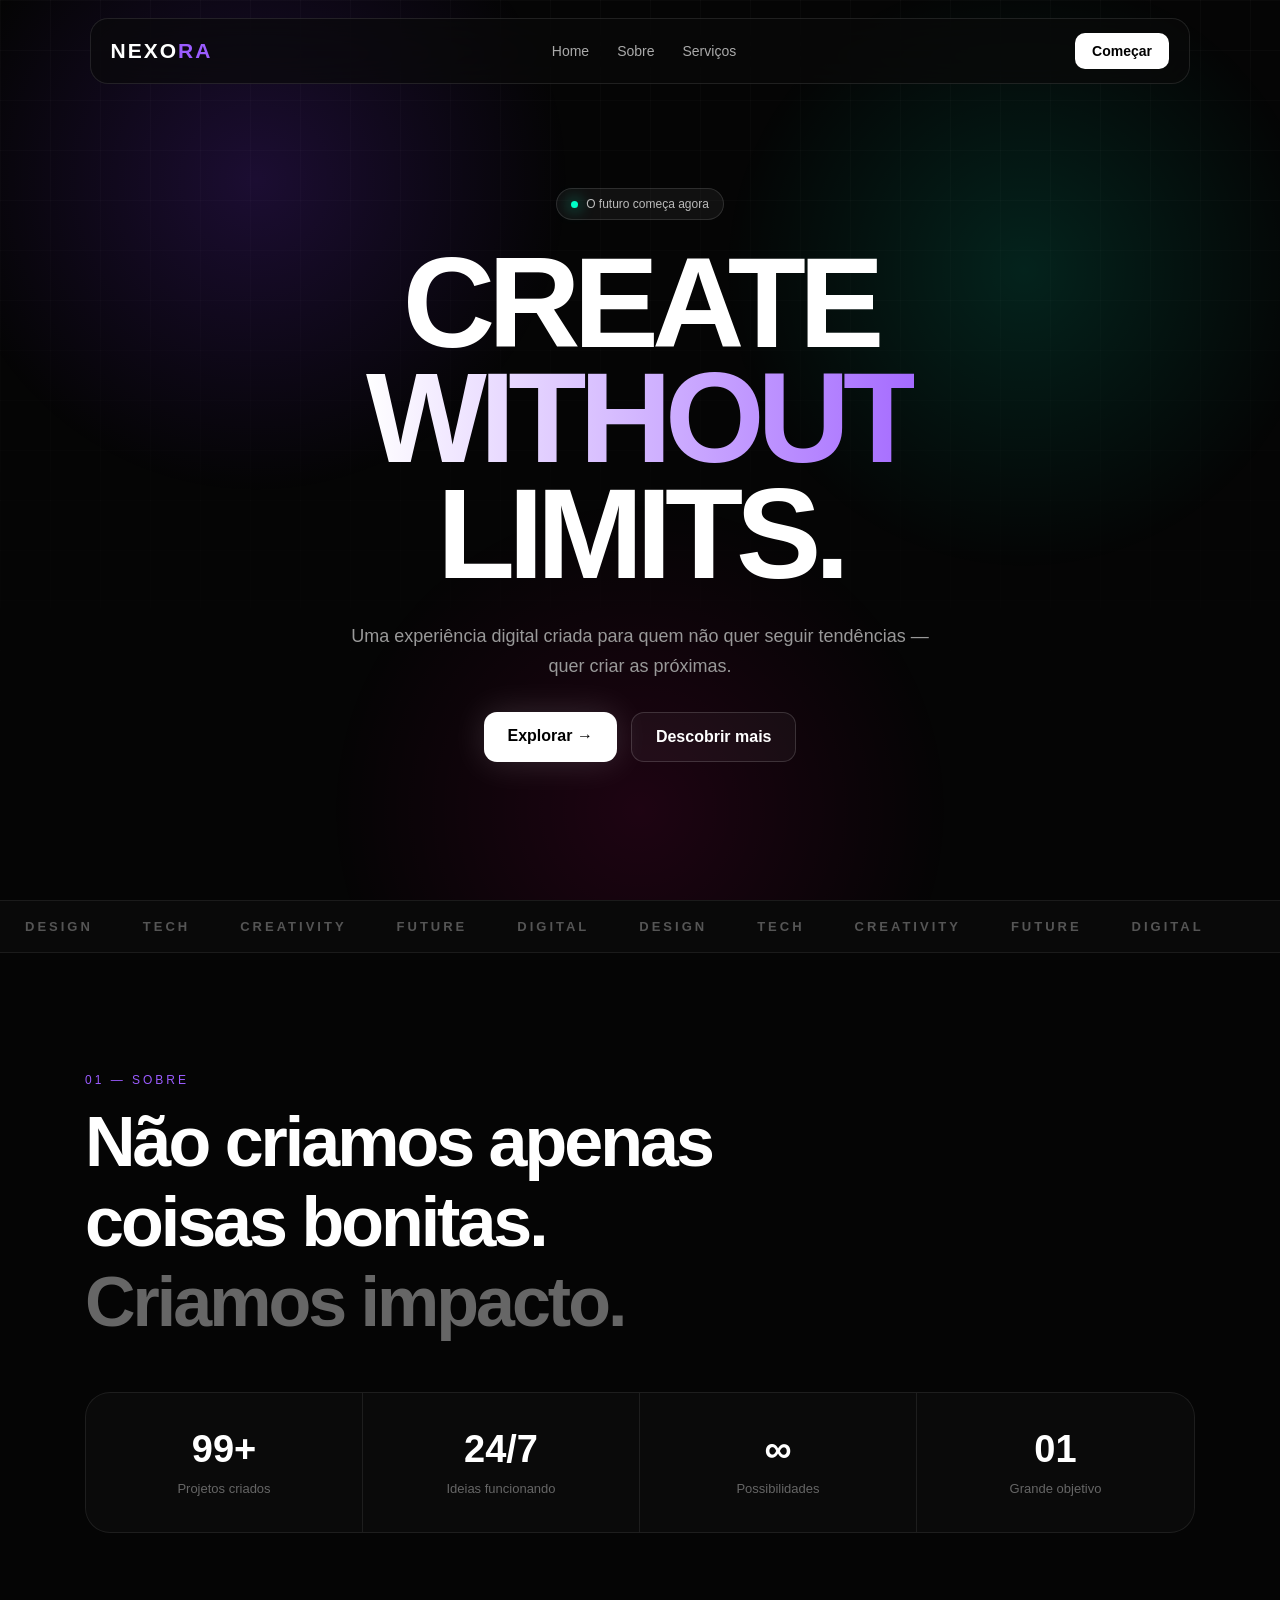
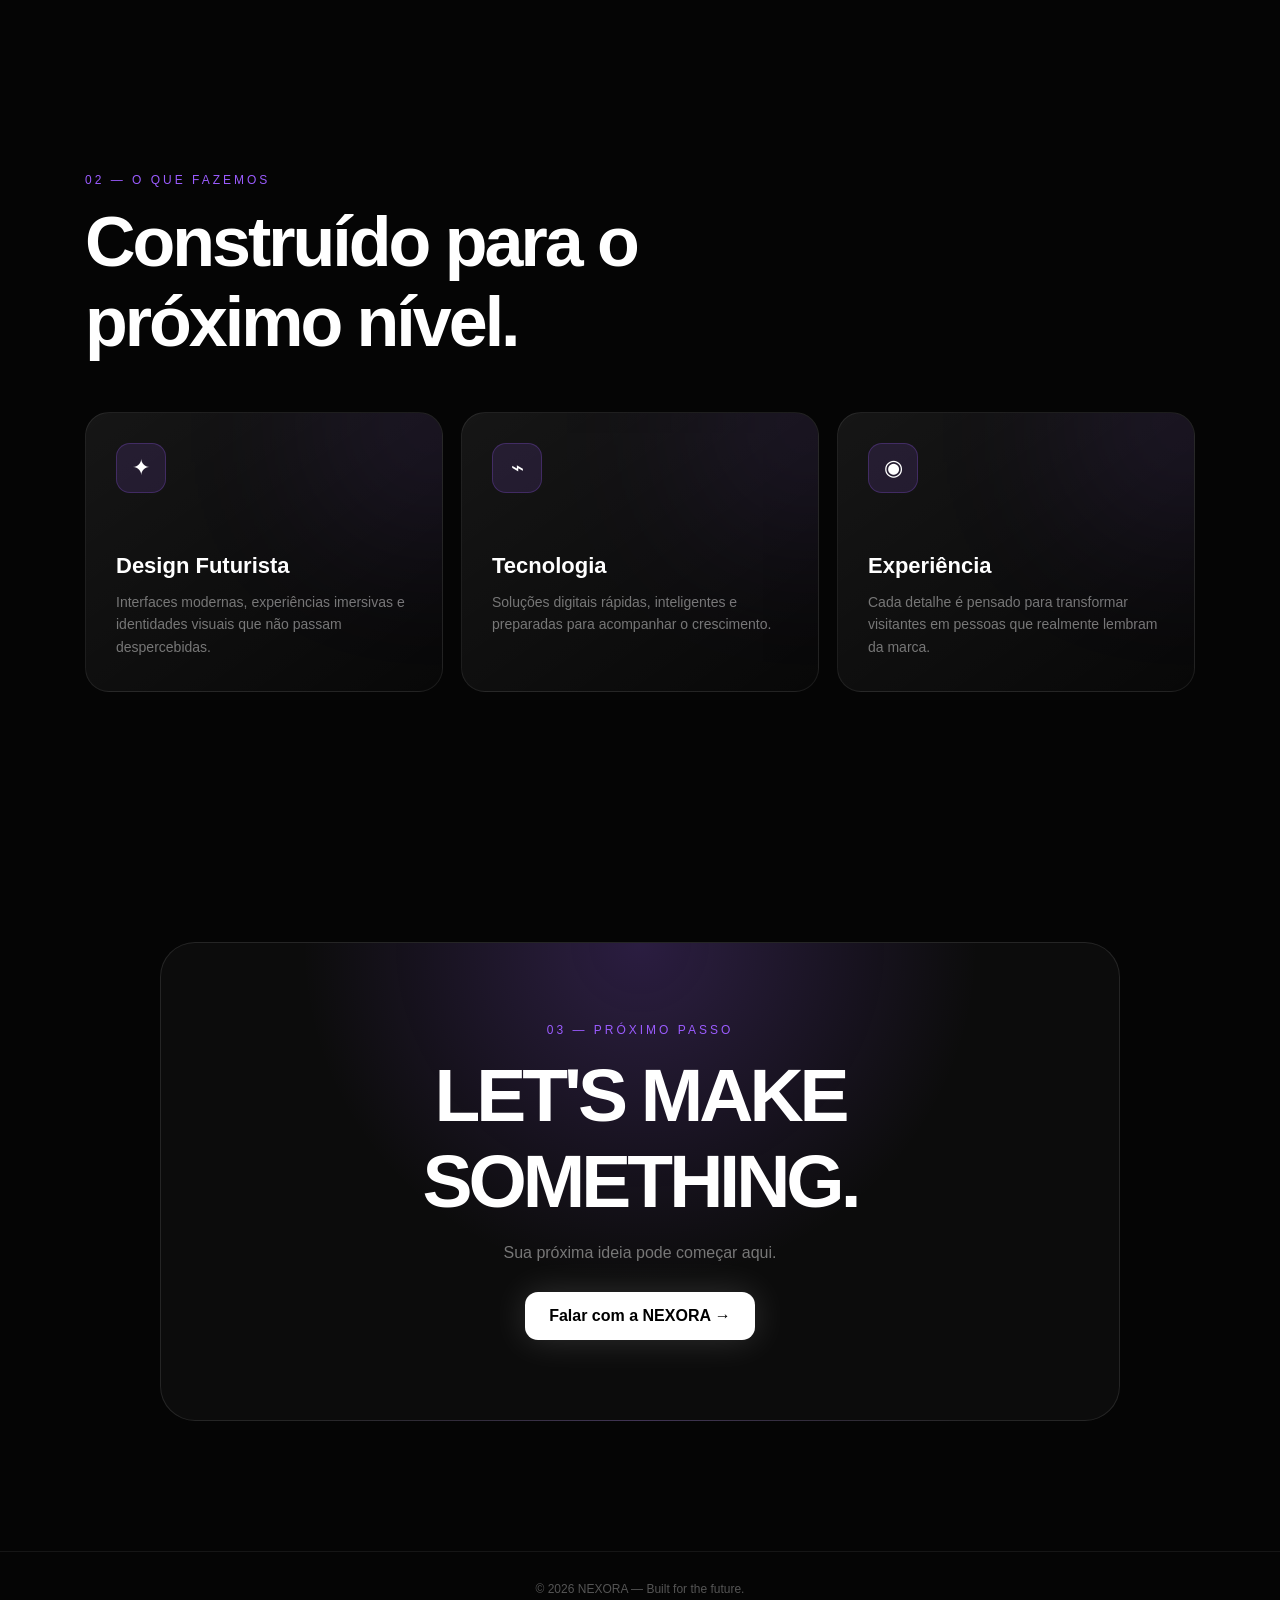
<file: index.html>
<!DOCTYPE html>
<html lang="pt-BR">
<head>
  <meta charset="UTF-8">
  <meta name="viewport" content="width=device-width, initial-scale=1.0">

  <title>NEXORA — Beyond Digital</title>

  <style>
    * {
      margin: 0;
      padding: 0;
      box-sizing: border-box;
    }

    html {
      scroll-behavior: smooth;
    }

    body {
      font-family: Arial, Helvetica, sans-serif;
      background: #050505;
      color: white;
      overflow-x: hidden;
    }

    /* FUNDO */
    body::before {
      content: "";
      position: fixed;
      inset: 0;
      background:
        radial-gradient(circle at 20% 20%, rgba(130, 50, 255, .18), transparent 25%),
        radial-gradient(circle at 80% 30%, rgba(0, 255, 200, .12), transparent 25%),
        radial-gradient(circle at 50% 90%, rgba(255, 0, 140, .10), transparent 30%);
      pointer-events: none;
      z-index: -2;
    }

    body::after {
      content: "";
      position: fixed;
      inset: 0;
      background-image:
        linear-gradient(rgba(255,255,255,.025) 1px, transparent 1px),
        linear-gradient(90deg, rgba(255,255,255,.025) 1px, transparent 1px);
      background-size: 50px 50px;
      mask-image: linear-gradient(to bottom, black, transparent 90%);
      pointer-events: none;
      z-index: -1;
    }

    /* NAVBAR */
    nav {
      position: fixed;
      top: 0;
      left: 50%;
      transform: translateX(-50%);
      width: min(1100px, 92%);
      margin-top: 18px;
      padding: 14px 20px;

      display: flex;
      align-items: center;
      justify-content: space-between;

      background: rgba(10, 10, 10, .65);
      border: 1px solid rgba(255,255,255,.1);
      border-radius: 18px;
      backdrop-filter: blur(20px);

      z-index: 100;
    }

    .logo {
      font-size: 21px;
      font-weight: 900;
      letter-spacing: 2px;
    }

    .logo span {
      color: #9b5cff;
    }

    nav ul {
      display: flex;
      list-style: none;
      gap: 28px;
    }

    nav a {
      color: #aaa;
      text-decoration: none;
      font-size: 14px;
      transition: .3s;
    }

    nav a:hover {
      color: white;
    }

    .nav-button {
      padding: 10px 17px;
      border-radius: 10px;
      background: white;
      color: black !important;
      font-weight: bold;
    }

    /* HERO */
    .hero {
      min-height: 100vh;
      display: flex;
      align-items: center;
      justify-content: center;
      text-align: center;
      padding: 120px 20px 70px;
      position: relative;
    }

    .hero-content {
      max-width: 950px;
    }

    .badge {
      display: inline-flex;
      align-items: center;
      gap: 8px;

      padding: 8px 14px;
      border: 1px solid rgba(255,255,255,.12);
      background: rgba(255,255,255,.05);
      border-radius: 100px;

      color: #bbb;
      font-size: 12px;
      margin-bottom: 25px;

      animation: float 4s ease-in-out infinite;
    }

    .dot {
      width: 7px;
      height: 7px;
      background: #00ffc8;
      border-radius: 50%;
      box-shadow: 0 0 15px #00ffc8;
    }

    h1 {
      font-size: clamp(55px, 10vw, 130px);
      line-height: .9;
      letter-spacing: -7px;
      font-weight: 900;
    }

    h1 .gradient {
      background: linear-gradient(
        90deg,
        #fff,
        #a56bff,
        #00ffc8,
        #fff
      );
      background-size: 300%;
      -webkit-background-clip: text;
      color: transparent;
      animation: gradient 6s linear infinite;
    }

    .hero p {
      max-width: 600px;
      margin: 30px auto;
      color: #999;
      font-size: 18px;
      line-height: 1.7;
    }

    .buttons {
      display: flex;
      justify-content: center;
      gap: 14px;
      flex-wrap: wrap;
    }

    .btn {
      padding: 15px 24px;
      border-radius: 13px;
      text-decoration: none;
      font-weight: bold;
      transition: .3s;
    }

    .primary {
      color: black;
      background: white;
      box-shadow: 0 0 35px rgba(255,255,255,.15);
    }

    .primary:hover {
      transform: translateY(-4px) scale(1.03);
      box-shadow: 0 0 45px rgba(255,255,255,.3);
    }

    .secondary {
      color: white;
      border: 1px solid rgba(255,255,255,.15);
      background: rgba(255,255,255,.04);
    }

    .secondary:hover {
      background: rgba(255,255,255,.1);
      transform: translateY(-4px);
    }

    /* MARQUEE */
    .marquee {
      overflow: hidden;
      border-top: 1px solid rgba(255,255,255,.07);
      border-bottom: 1px solid rgba(255,255,255,.07);
      padding: 18px 0;
      background: rgba(255,255,255,.02);
    }

    .marquee-track {
      display: flex;
      width: max-content;
      animation: marquee 20s linear infinite;
    }

    .marquee span {
      margin: 0 25px;
      color: #555;
      font-weight: bold;
      letter-spacing: 3px;
      font-size: 13px;
    }

    /* SEÇÕES */
    section {
      padding: 120px 20px;
      max-width: 1150px;
      margin: auto;
    }

    .section-label {
      color: #9b5cff;
      font-size: 12px;
      letter-spacing: 3px;
      text-transform: uppercase;
      margin-bottom: 15px;
    }

    .section-title {
      font-size: clamp(38px, 6vw, 70px);
      letter-spacing: -3px;
      max-width: 700px;
      margin-bottom: 50px;
    }

    /* CARDS */
    .cards {
      display: grid;
      grid-template-columns: repeat(3, 1fr);
      gap: 18px;
    }

    .card {
      min-height: 280px;
      padding: 30px;

      border: 1px solid rgba(255,255,255,.08);
      border-radius: 24px;

      background:
        linear-gradient(145deg, rgba(255,255,255,.07), rgba(255,255,255,.015));

      transition: .4s;
      position: relative;
      overflow: hidden;
    }

    .card::before {
      content: "";
      position: absolute;
      width: 180px;
      height: 180px;
      background: #9b5cff;
      filter: blur(90px);
      opacity: .15;
      top: -80px;
      right: -80px;
    }

    .card:hover {
      transform: translateY(-10px);
      border-color: rgba(155,92,255,.5);
      box-shadow: 0 20px 70px rgba(0,0,0,.4);
    }

    .icon {
      width: 50px;
      height: 50px;
      display: grid;
      place-items: center;
      border-radius: 14px;
      background: rgba(155,92,255,.12);
      border: 1px solid rgba(155,92,255,.25);
      font-size: 22px;
      margin-bottom: 60px;
    }

    .card h3 {
      font-size: 22px;
      margin-bottom: 12px;
    }

    .card p {
      color: #777;
      line-height: 1.6;
      font-size: 14px;
    }

    /* NÚMEROS */
    .stats {
      display: grid;
      grid-template-columns: repeat(4, 1fr);
      border: 1px solid rgba(255,255,255,.08);
      border-radius: 25px;
      overflow: hidden;
      background: rgba(255,255,255,.025);
    }

    .stat {
      padding: 35px 20px;
      text-align: center;
      border-right: 1px solid rgba(255,255,255,.08);
    }

    .stat:last-child {
      border: none;
    }

    .stat strong {
      display: block;
      font-size: 38px;
      margin-bottom: 8px;
    }

    .stat span {
      color: #666;
      font-size: 13px;
    }

    /* CTA */
    .cta {
      text-align: center;
      padding: 130px 20px;
      max-width: 1000px;
    }

    .cta-box {
      position: relative;
      padding: 80px 30px;
      overflow: hidden;

      border: 1px solid rgba(255,255,255,.1);
      border-radius: 35px;

      background:
        radial-gradient(circle at 50% 0%, rgba(155,92,255,.22), transparent 50%),
        rgba(255,255,255,.03);
    }

    .cta h2 {
      font-size: clamp(40px, 7vw, 75px);
      letter-spacing: -4px;
      margin-bottom: 20px;
    }

    .cta p {
      color: #777;
      margin-bottom: 30px;
    }

    /* FOOTER */
    footer {
      border-top: 1px solid rgba(255,255,255,.07);
      padding: 30px 20px;
      text-align: center;
      color: #555;
      font-size: 12px;
    }

    /* ANIMAÇÕES */
    @keyframes gradient {
      0% { background-position: 0%; }
      100% { background-position: 300%; }
    }

    @keyframes marquee {
      to {
        transform: translateX(-50%);
      }
    }

    @keyframes float {
      0%, 100% {
        transform: translateY(0);
      }
      50% {
        transform: translateY(-6px);
      }
    }

    /* MOBILE */
    @media (max-width: 800px) {
      nav ul {
        display: none;
      }

      h1 {
        letter-spacing: -4px;
      }

      .cards {
        grid-template-columns: 1fr;
      }

      .stats {
        grid-template-columns: repeat(2, 1fr);
      }

      .stat:nth-child(2) {
        border-right: none;
      }

      .stat:nth-child(-n+2) {
        border-bottom: 1px solid rgba(255,255,255,.08);
      }
    }
  </style>
</head>

<body>

  <!-- NAVBAR -->
  <nav>
    <div class="logo">NEXO<span>RA</span></div>

    <ul>
      <li><a href="#home">Home</a></li>
      <li><a href="#sobre">Sobre</a></li>
      <li><a href="#servicos">Serviços</a></li>
    </ul>

    <a class="nav-button" href="#contato">Começar</a>
  </nav>

  <!-- HERO -->
  <main id="home">

    <section class="hero">
      <div class="hero-content">

        <div class="badge">
          <span class="dot"></span>
          O futuro começa agora
        </div>

        <h1>
          CREATE<br>
          <span class="gradient">WITHOUT</span><br>
          LIMITS.
        </h1>

        <p>
          Uma experiência digital criada para quem não quer
          seguir tendências — quer criar as próximas.
        </p>

        <div class="buttons">
          <a href="#servicos" class="btn primary">
            Explorar →
          </a>

          <a href="#sobre" class="btn secondary">
            Descobrir mais
          </a>
        </div>

      </div>
    </section>

    <!-- MARQUEE -->
    <div class="marquee">
      <div class="marquee-track">
        <span>DESIGN</span>
        <span>TECH</span>
        <span>CREATIVITY</span>
        <span>FUTURE</span>
        <span>DIGITAL</span>
        <span>DESIGN</span>
        <span>TECH</span>
        <span>CREATIVITY</span>
        <span>FUTURE</span>
        <span>DIGITAL</span>
      </div>
    </div>

    <!-- SOBRE -->
    <section id="sobre">

      <div class="section-label">01 — Sobre</div>

      <h2 class="section-title">
        Não criamos apenas coisas bonitas.
        <span style="color:#666;">Criamos impacto.</span>
      </h2>

      <div class="stats">

        <div class="stat">
          <strong>99+</strong>
          <span>Projetos criados</span>
        </div>

        <div class="stat">
          <strong>24/7</strong>
          <span>Ideias funcionando</span>
        </div>

        <div class="stat">
          <strong>∞</strong>
          <span>Possibilidades</span>
        </div>

        <div class="stat">
          <strong>01</strong>
          <span>Grande objetivo</span>
        </div>

      </div>

    </section>

    <!-- SERVIÇOS -->
    <section id="servicos">

      <div class="section-label">02 — O que fazemos</div>

      <h2 class="section-title">
        Construído para o próximo nível.
      </h2>

      <div class="cards">

        <div class="card">
          <div class="icon">✦</div>

          <h3>Design Futurista</h3>

          <p>
            Interfaces modernas, experiências imersivas
            e identidades visuais que não passam despercebidas.
          </p>
        </div>

        <div class="card">
          <div class="icon">⌁</div>

          <h3>Tecnologia</h3>

          <p>
            Soluções digitais rápidas, inteligentes e
            preparadas para acompanhar o crescimento.
          </p>
        </div>

        <div class="card">
          <div class="icon">◉</div>

          <h3>Experiência</h3>

          <p>
            Cada detalhe é pensado para transformar
            visitantes em pessoas que realmente lembram da marca.
          </p>
        </div>

      </div>

    </section>

    <!-- CTA -->
    <section class="cta" id="contato">

      <div class="cta-box">

        <div class="section-label">
          03 — Próximo passo
        </div>

        <h2>
          LET'S MAKE<br>
          <span class="gradient">SOMETHING.</span>
        </h2>

        <p>
          Sua próxima ideia pode começar aqui.
        </p>

        <div class="buttons">
          <a href="mailto:hello@nexora.com" class="btn primary">
            Falar com a NEXORA →
          </a>
        </div>

      </div>

    </section>

  </main>

  <footer>
    © 2026 NEXORA — Built for the future.
  </footer>

</body>
</html>
</file>
